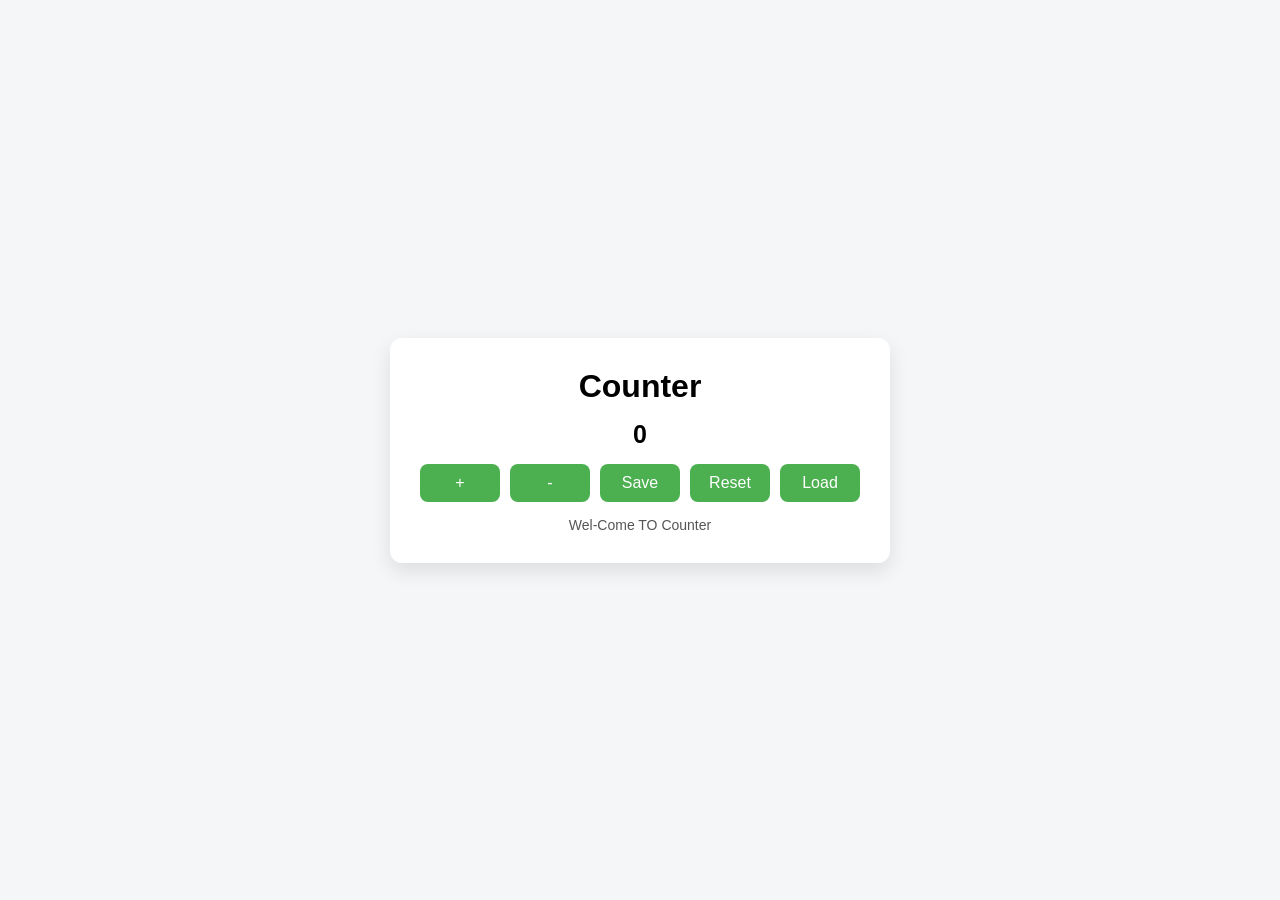
<file: Counter-addEventListener/index.html>
<!DOCTYPE html>
<html lang="en">
<head>
  <meta charset="UTF-8">
  <meta name="viewport" content="width=device-width, initial-scale=1.0">
  <title>Document</title>
  <link rel="stylesheet" href="style.css">
</head>
<body>
  <div class="container">
    <h1>Counter</h1>
    <p id="demo" style="font-size: 25px;">0</p>
    <div class="main-btn">
      <button id="increase">+</button>
      <button id="decrease">-</button>
      <button id="save">Save</button>
      <button id="reset">Reset</button>
      <button id="load">Load</button>
    </div>
    <div id="content">Wel-Come TO Counter</div>
  </div>
  <!-- Script for all onclick -->
  <script>
    let count = 0;
    
    let demo = document.getElementById("demo")
    let content = document.getElementById("content");

    // add eventListeners to all buttons.
    document.getElementById("increase").addEventListener("click", increaseCount);
    document.getElementById("decrease").addEventListener("click", decreaseCount);
    document.getElementById("save").addEventListener("click", saveCount);
    document.getElementById("reset").addEventListener("click", resetCount);
    document.getElementById("load").addEventListener("click", loadCount);


    // comman function for display count
    function displayCount(){
      demo.innerHTML = count;
    }

    // function for increaseCount
    function increaseCount(){
      count++;
      displayCount();
      content.innerHTML = "Increment"
    }

    // function for decrement
    function decreaseCount(){
      if(count>0){
        count--;
        displayCount()
        content.innerHTML = "Decrement"
      }
      else{
      content.innerHTML = "The value is alredy 0"
      }
    }

    // function for save count
    function saveCount(){
      localStorage.setItem("count" , count);
      content.innerHTML = "Count is Saved"
    }
    // function for reset
    function resetCount(){
      count = 0;
      displayCount()
      content.innerHTML = "The Count is Restarted."
    }
    // function for Load
    function loadCount(){
      const num = localStorage.getItem("count");
      if(num != null){
        count = Number(num);
        displayCount();
        content.innerHTML = "Count is Loaded Succesfully."
      }
      else{
        content.innerHTML = "This is not loaded."
      }
    }
  </script>

</body>
</html>
</file>
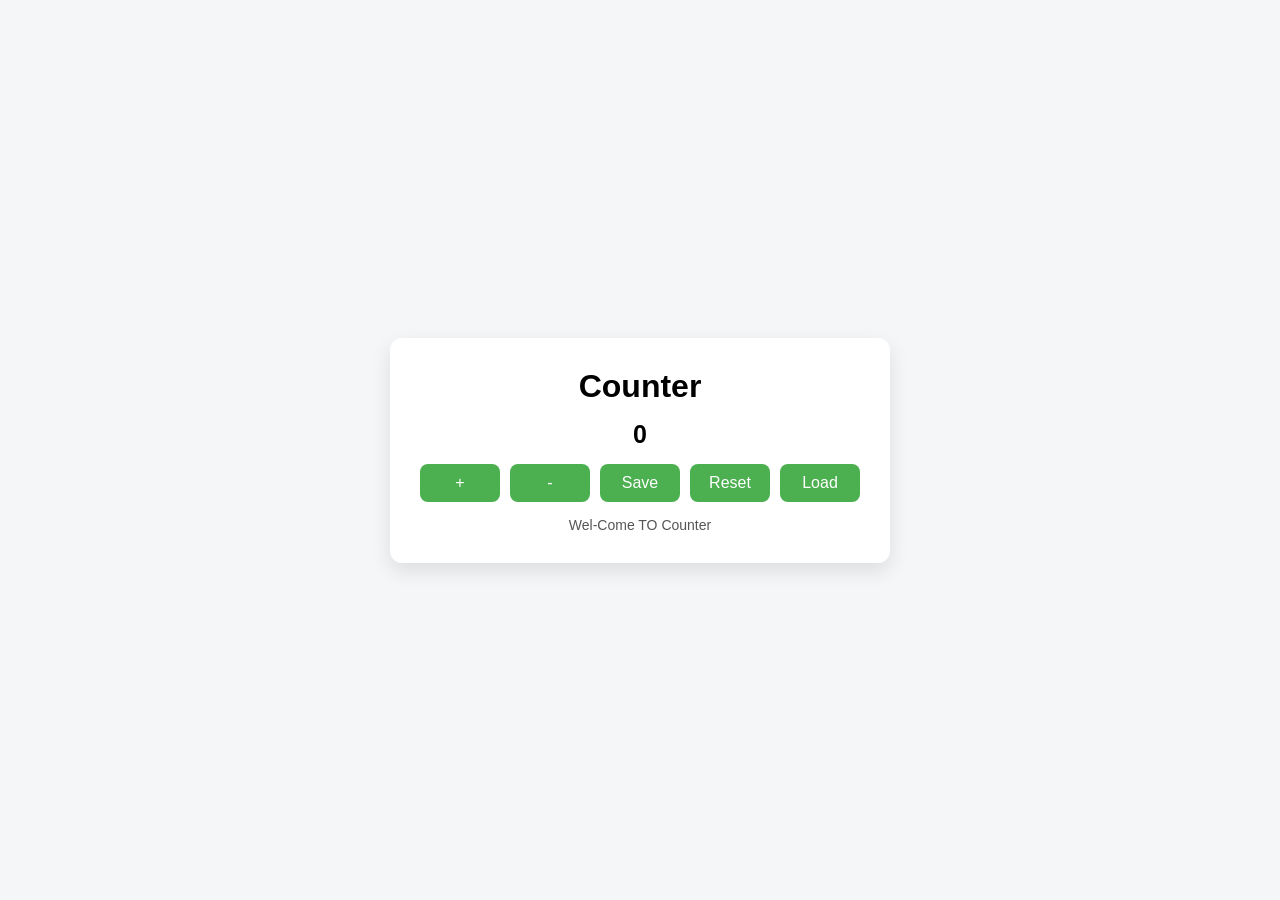
<file: Counter/index.html>
<!DOCTYPE html>
<html lang="en">
<head>
  <meta charset="UTF-8">
  <meta name="viewport" content="width=device-width, initial-scale=1.0">
  <title>Document</title>
  <link rel="stylesheet" href="style.css">
</head>
<body>
  <div class="container">
    <h1>Counter</h1>
    <p id="demo" style="font-size: 25px;">0</p>
    <div class="main-btn">
      <button onclick="increment()">+</button>
      <button onclick="decrement()">-</button>
      <button onclick="saveCount()">Save</button>
      <button onclick="resetCount()">Reset</button>
      <button onclick="loadCount()">Load</button>
    </div>
    <div id="content">Wel-Come TO Counter</div>
  </div>
  <!-- Script for all onclick -->
  <script>
    let count = 0;
    
    let x = document.getElementById("demo")
    let content = document.getElementById("content");

    // function for display the count after any button clicked
    function displayCount(){
      x.innerHTML = count;
    }
   //function for increment
    function increment(){
      count++;
      content.innerHTML = "Increment."
      displayCount();
    }  
    // function for decrement
    function decrement(){
      count--;
      content.innerHTML = "decrement."
      displayCount();
    }
    // function for save count on local storage
    function saveCount(){
      localStorage.setItem("count",count);
      content.innerHTML= count + " " + "is Saved."
      count= 0;
      displayCount();
    }
    // function for reset count
    function resetCount(){
      count = 0;
      content.innerHTML = "Count is Restart Succesfully."
      displayCount();
    }
    // function for load and print count
    function loadCount(){
      let saved = localStorage.getItem("count");
      content.innerHTML = "Count is Load Correctly."
      if(saved != null){
        count = Number(saved);
      }
      displayCount();
    }
  </script>

</body>
</html>
</file>
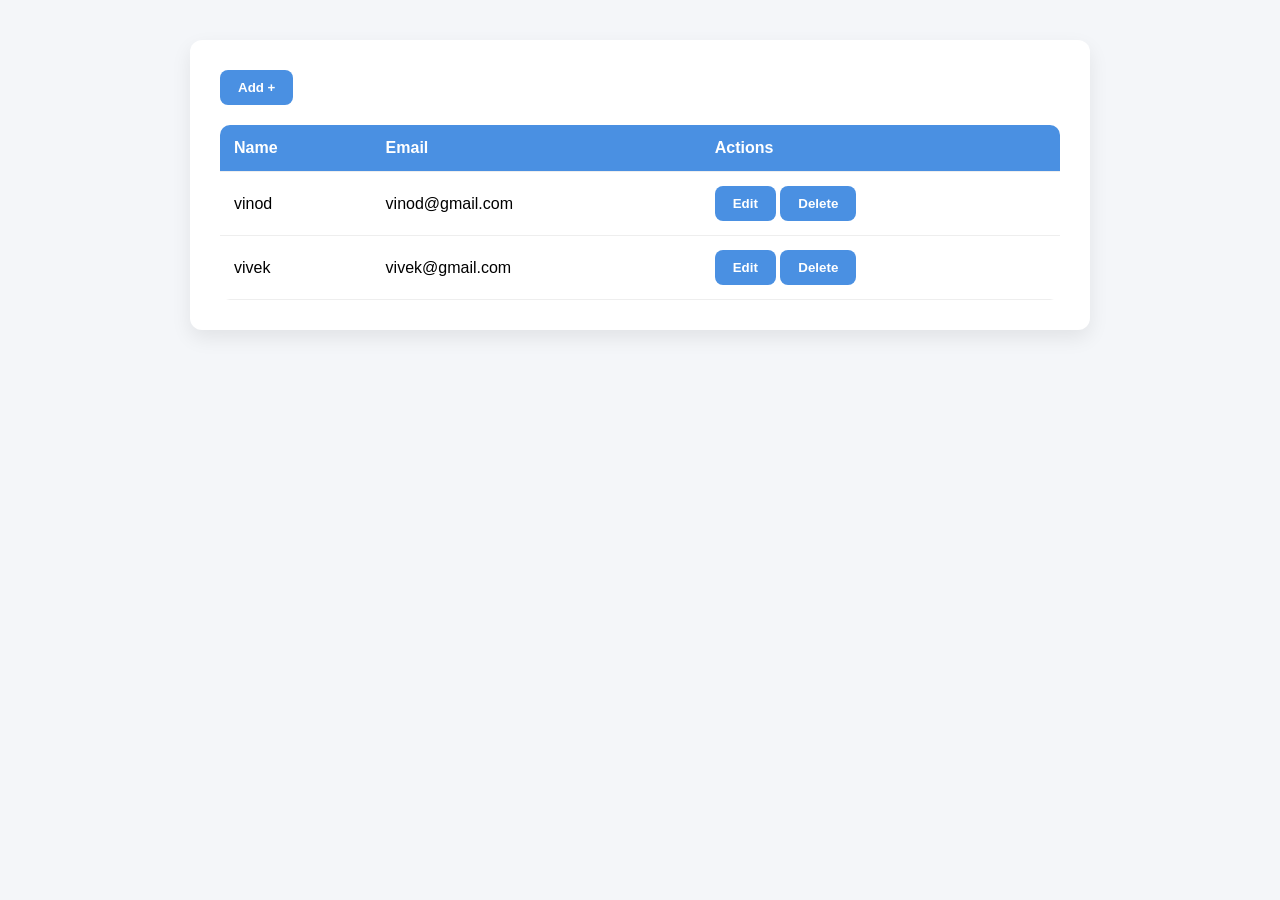
<file: CRUD-2-Operations/index.html>
<!DOCTYPE html>
<html lang="en">
<head>
  <meta charset="UTF-8">
  <meta name="viewport" content="width=device-width, initial-scale=1.0">
  <link rel="stylesheet" href="style.css">
  <title>CRUD Operations</title>
</head>
<body onload="readAll()">
  <div class="container">
    <div class="form_container">

      <form class="create_form">
        Name:<input type="text" name="name" class="name">
        Email:<input type="email" name="email" class="email">
        <button type="button" onclick="addData()">Save</button>
      </form>
      
      <form class="update_form">
        <input type="number" name="id" hidden class="id">
        Name:<input type="text" name="uname" class="uname">
        Email:<input type="email" name="uemail" class="uemail">
        <button type="button" onclick="update()">Update</button>
      </form>

      <div class="add_div">
        <button type="button" onclick="create()">Add +</button>
      </div>
      <table>
        <thead>
          <th>Name</th>
          <th>Email</th>
          <th>Actions</th>
        </thead>
        <tbody class="table_data">

        </tbody>
      </table>
    </div>
  </div>
  <script src="script.js"></script>
</body>
</html>
</file>
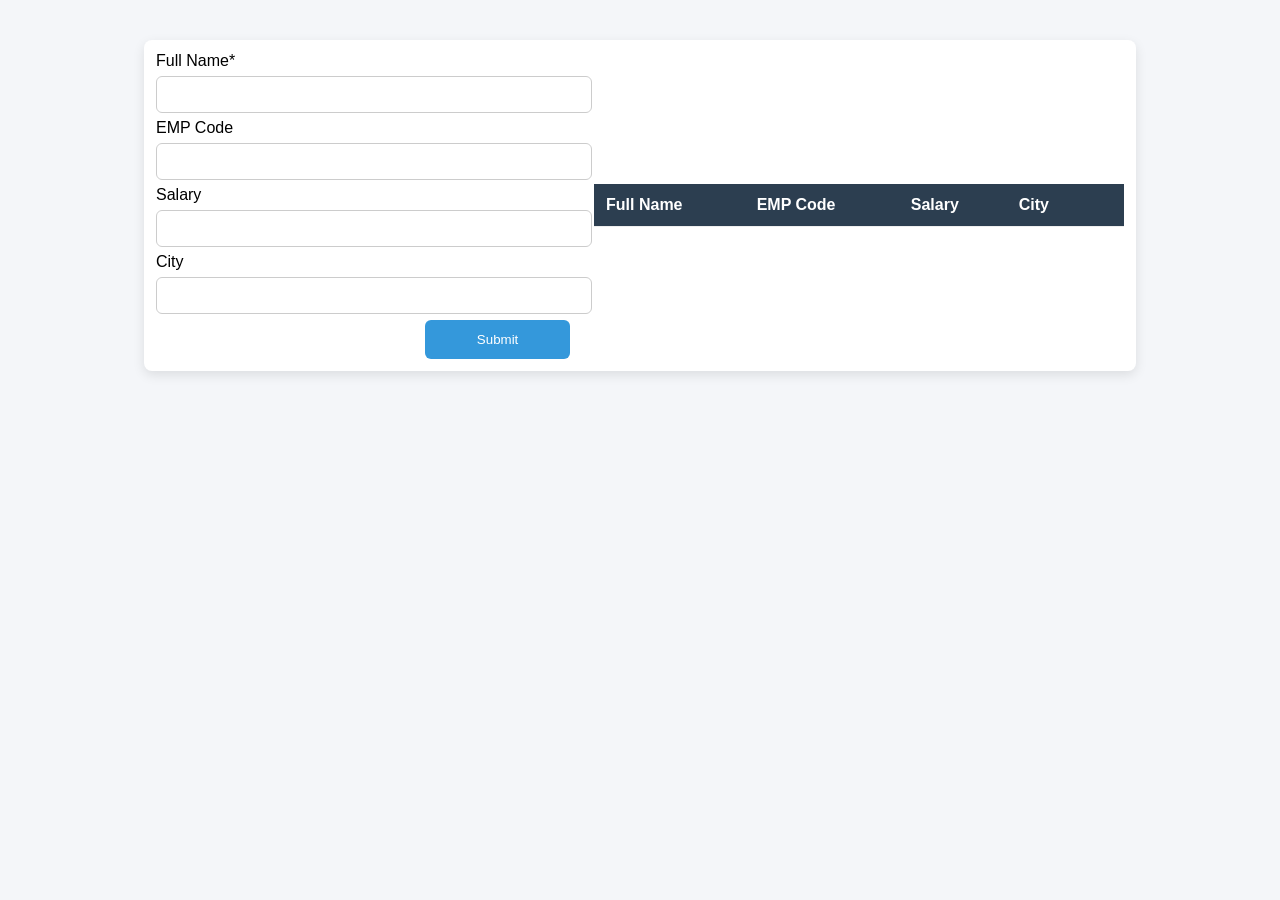
<file: CRUD-operation/index.html>
<!DOCTYPE html>
<html lang="en">
<head>
  <meta charset="UTF-8">
  <meta name="viewport" content="width=device-width, initial-scale=1.0">
  <title>HTML CRUD operations with JS.</title>
  <link rel="stylesheet" href="style.css">
</head>
<body>
  <table>
    <tr>
      <td>
        <form onsubmit="event.preventDefault();onFormSubmit();" autocomplete="off">
          <div>
            <label for="">Full Name*</label><label class="validation-error hide" id="fullNameValidationError">This field is required.</label>
            <input type="text" name="fullName" id="fullName">
          </div>
          <div>
            <label>EMP Code</label>
            <input type="text" name="empCode" id="empCode">
          </div>
          <div>
            <label>Salary</label>
            <input type="text" name="salary" id="salary">
          </div>
          <div>
            <label>City</label>
            <input type="text" name="city" id="city">
          </div>
          <div class="form-action-buttons">
            <input type="submit" value="Submit">
          </div>
        </form>
      </td>
      <td>
        <table class="list" id="employeeList">
          <thead> 
            <tr>
                <th>Full Name</th>
                <th>EMP Code</th>
                <th>Salary</th>
                <th>City</th>
                <th></th>
            </tr>
          </thead>
          <tbody>

          </tbody>
        </table>
      </td>
    </tr>
  </table>
  
  <script src="script.js"></script>
</body>
</html>
</file>
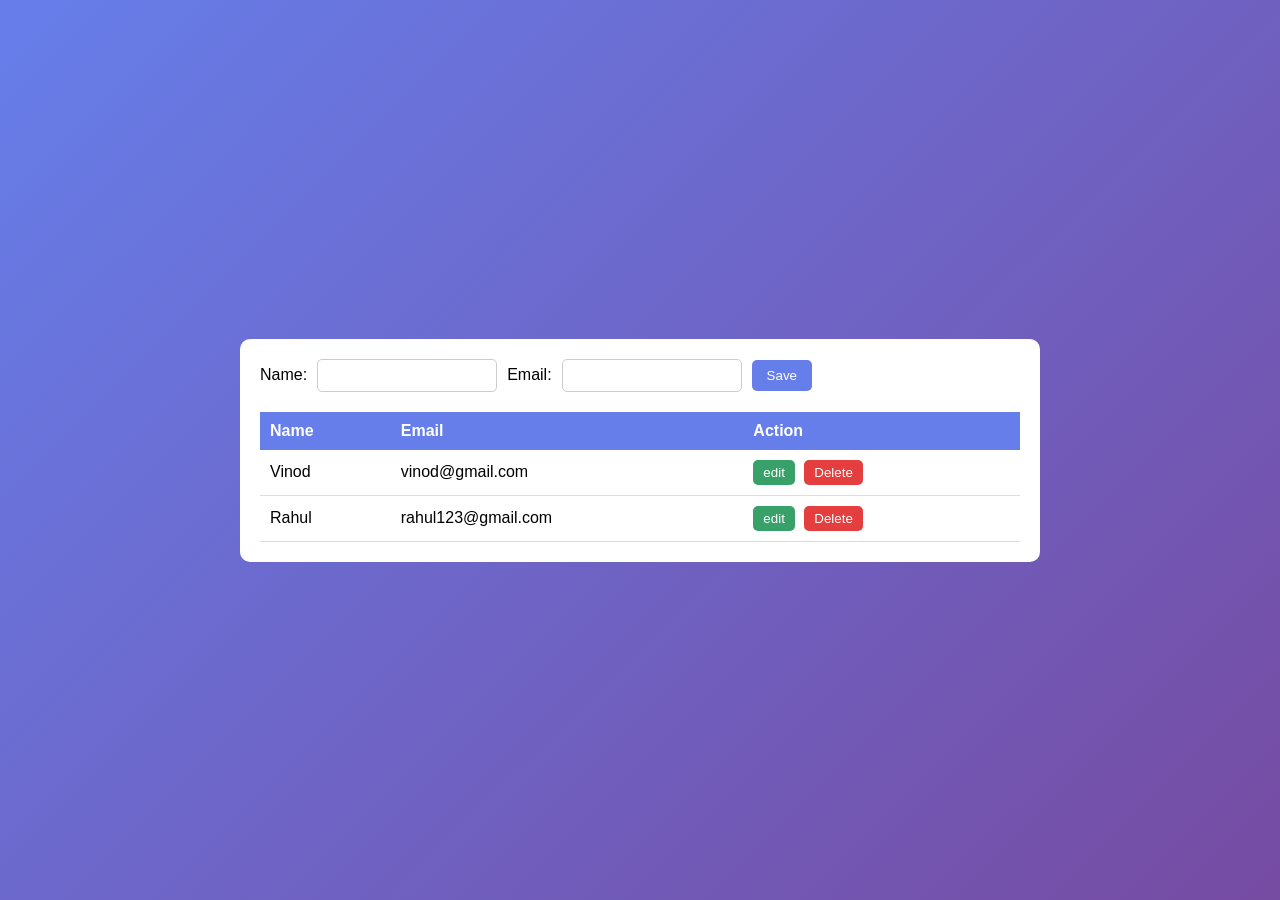
<file: CURD-1-Operation/index.html>
<!DOCTYPE html>
<html lang="en">
<head>
  <meta charset="UTF-8">
  <meta name="viewport" content="width=device-width, initial-scale=1.0">
  <title>Document</title>
  <link rel="stylesheet" href="style.css">
</head>
<body onload="readData()">

  <div class="container">
    <div>

      <form class="create_form">
        Name:<input type="text" name="name" class="name">
        Email:<input type="email" name="email" class="email">
        <button type="button" onclick="create()">Save</button>
      </form>

      <form class="update_form">
        <input type="text" hidden class="id">
        Name: <input type="text" class="uname">
        Email:<input type="email" class="uemail">
        <button type="button" onclick="update()">Update</button>
      </form>

      <table>
        <thead>
          <th>Name</th>
          <th>Email</th>
          <th>Action</th>
        </thead>
        <tbody class="table_data">

        </tbody>
      </table>
    </div>
  </div>


  <script src="script.js"></script>
</body>
</html>
</file>
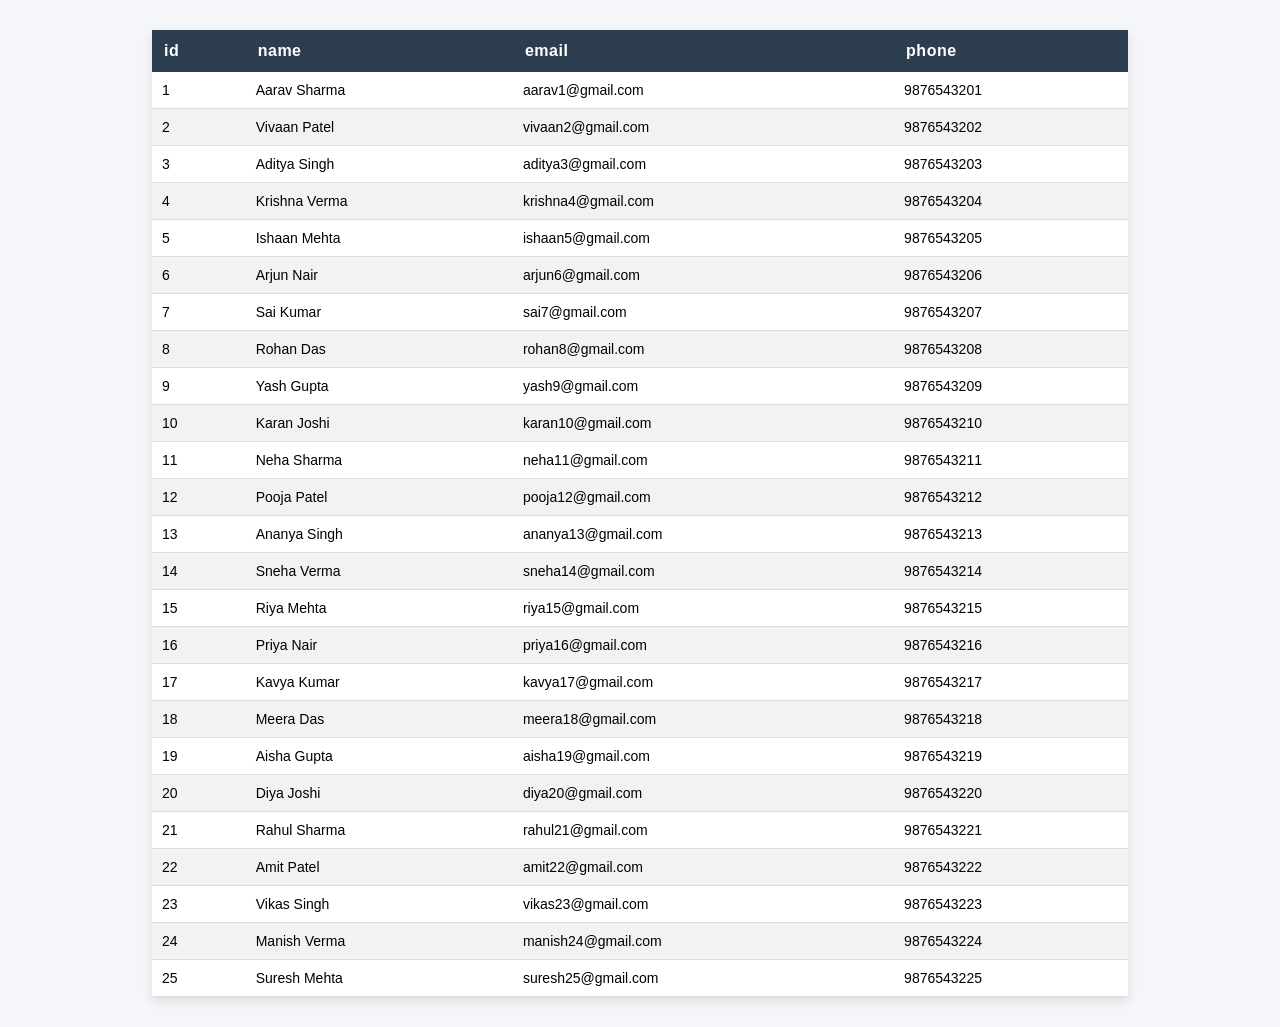
<file: DynamicTableJSON_Data/index.html>
<!DOCTYPE html>
<html lang="en">
<head>
  <meta charset="UTF-8">
  <meta name="viewport" content="width=device-width, initial-scale=1.0">
  <title>Document</title>
  <link rel="stylesheet" href="style.css">
</head>
<body onload="getTH(),getTD()" >
  <table class="table">
    <thead class="tableHead"></thead>
    <tbody class="tableBody"></tbody>
  </table>
  
  <script src="dummy.js"></script>
  <script>
    function getTH(){
      const tableHead = Object.keys(data.users[0]);
      const table = document.querySelector('thead');
      let tags = "<tr>";
      for (i = 0 ; i < tableHead.length ;i++){
        tags += `<th>${tableHead[i]}</th>`
      }
      tags += "</tr>"
      table.innerHTML = tags;
    

    }

    function getTD(){
      const tbody = document.querySelector('tbody');
      let tags ="";
      data.users.map(d =>{
        tags +=
              `<tr>
                <td>${d.id}</td>
                <td>${d.name}</td>
                <td>${d.email}</td>
                <td>${d.phone}</td>
                </tr>`
      })
      tbody.innerHTML = tags;
    }

  </script>
</body>
</html>
</file>
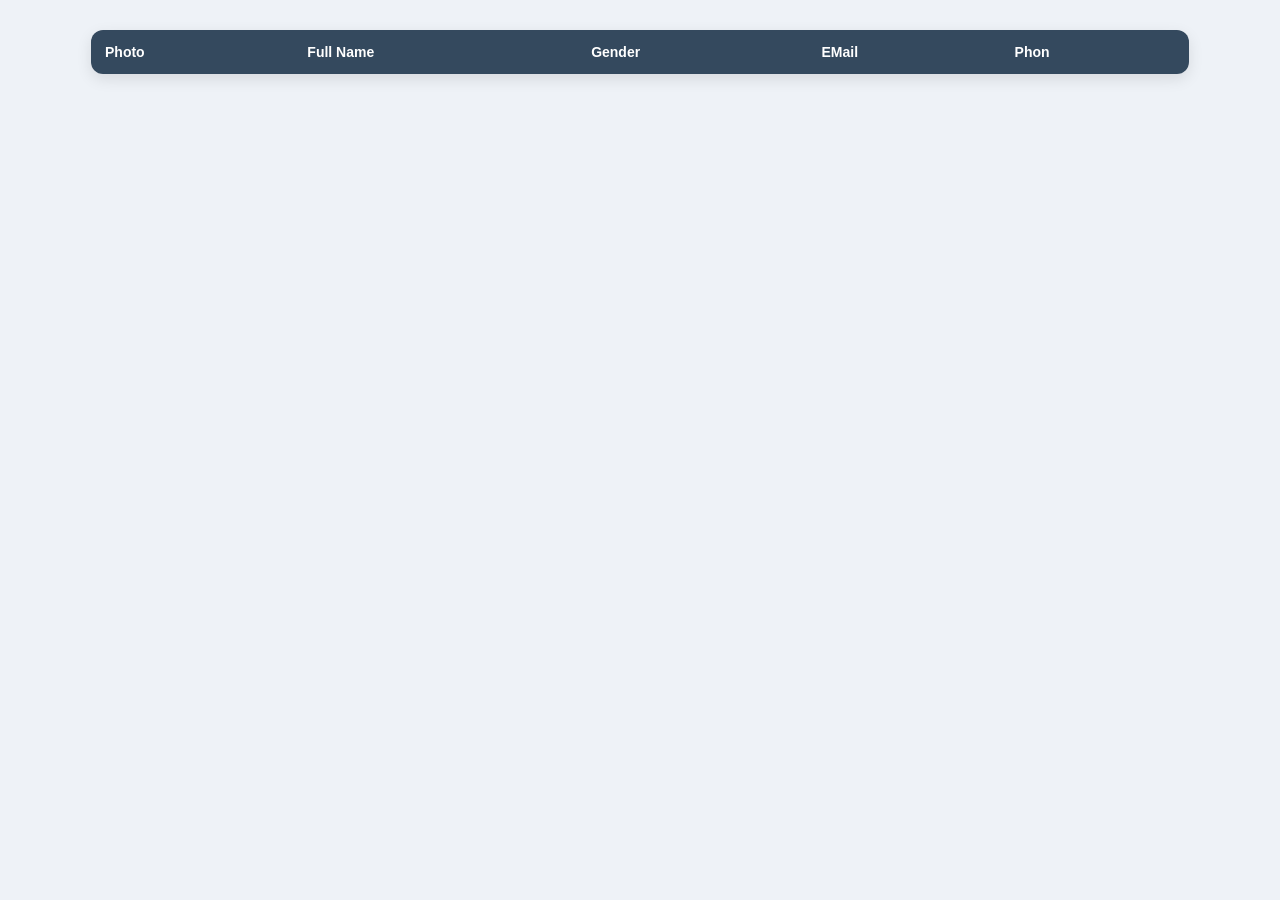
<file: FetchJSON_Data/index.html>
<!DOCTYPE html>
<html lang="en">
<head>
  <meta charset="UTF-8">
  <meta name="viewport" content="width=device-width, initial-scale=1.0">
  <title>Document</title>
  <link rel="stylesheet" href="style.css">
</head>
<body onload="getData()">
  <table id="userTable">
    <thead>
      <tr>
      <th>Photo</th>
      <th>Full Name</th>
      <th>Gender</th>
      <th>EMail</th>
      <th>Phon</th>
    </tr>
    </thead>
    <tbody id="tableBody">

    </tbody>
  </table>
  
  <script src="script.js"></script>
</body>
</html>
</file>
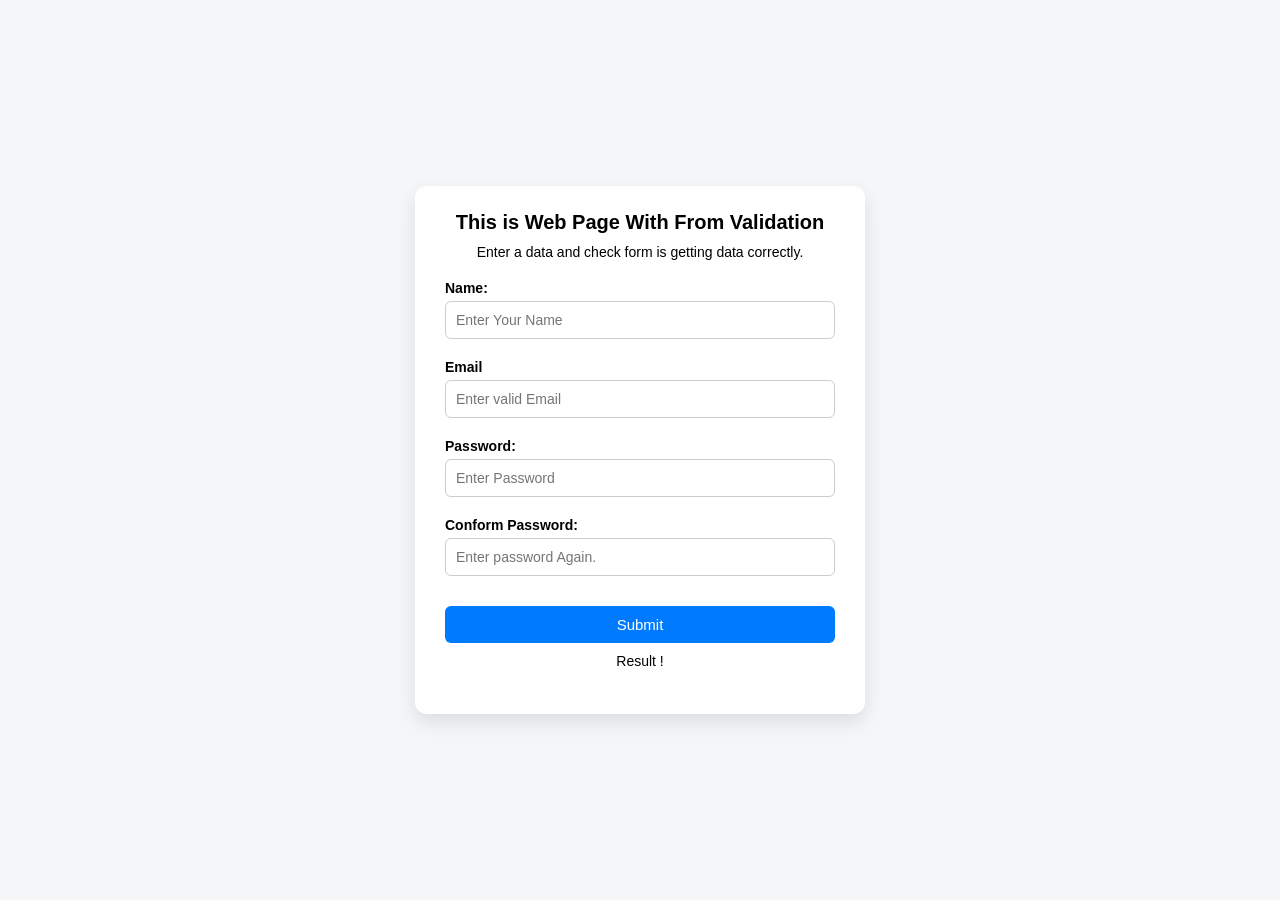
<file: Form-Validation/index.html>
<!DOCTYPE html>
<html lang="en">
<head>
  <meta charset="UTF-8">
  <meta name="viewport" content="width=device-width, initial-scale=1.0">
  <title>Document</title>
  <link rel="stylesheet" href="style.css">
</head>
<body>
  <div class="form-container">
    <h1>This is Web Page With From Validation</h1>
    <p>Enter a data and check form is getting data correctly.</p>

    <form action="" id="signupFrom">
      
      <div class="field">
        <label for="name">Name:</label>
        <input id="name" type="text" placeholder="Enter Your Name">
        <p id="nameError" class="error"></p>
      </div>

      <div class="field">
        <label>Email</label>
        <input id="email" type="text" placeholder="Enter valid Email">
        <p id="emailError" class="error"></p>
      </div>

      <div class="field">
        <label>Password:</label>
        <input id="password" type="password" placeholder="Enter Password">
        <p id="passwordError" class="error"></p>
      </div>

      <div class="field">
        <label>Conform Password:</label>
        <input id="conformPassword" type="password" placeholder="Enter password Again.">
        <p id="conformPassError" class="error"></p>
      </div>
    
      <button id="submit" class="submitBtn" type="submit">Submit</button>
    </form>

    <p id="result" style="padding-top: 10px;">Result !</p>
  </div>



  <script>
    let form = document.getElementById("signupFrom");

    let nameInput = document.getElementById("name");
    let emailInput = document.getElementById("email");
    let passwordInput = document.getElementById("password");
    let conformPassInput = document.getElementById("conformPassword");

    let submit = document.getElementById("submit")

    let nameError = document.getElementById("nameError");
    let emailError = document.getElementById("emailError");
    let passError = document.getElementById("passwordError");
    let conformPassError = document.getElementById("conformPassError");
    let result = document.getElementById("result");


    // fn for show error message bottom side of input field
    function showError(el,message){
      el.innerHTML = message;   
    }

    function clearError(el){
      el.innerHTML = "";
    }
    

    // fus for validate name,email,password,conformpassword.
    function validateName(){
      let name = nameInput.value.trim();
      if(name.length > 2){
        clearError(nameError)
        return true;
      }
      else{
        showError(nameError,"Emter a valid name")
        return false;
      }
    }

    function validateEmail(){
      let email = emailInput.value.trim();
      if (!(/^[^\s@]+@[^\s@]+\.[^\s@]+$/.test(email))){
        showError(emailError,"This is Not Valid Email")
        return false;
      }
      clearError(emailError);
      return true;
    }

    function validatePassword(){
      let password = passwordInput.value;
      if(password.length < 8){
        showError(passwordError,"Enter a password Minimum length of 8.")
        return false;
      }
      clearError(passwordError);
      return true;
    }
    function validateConformPass(){
      let password = passwordInput.value;
      let conformPassword = conformPassInput.value;
      if (conformPassword === "") {
          showError(conformPassError, "Please confirm your password.");
          return false;
      }
      if( password !== conformPassword){
        showError(conformPassError,"Enter a same password as in password section")
        return false;
      }
      clearError(conformPassError);
      return true;

    }


    // function to check all validations are return true value together
    function validateForm(){
      let okName = validateName();
      let okEmail = validateEmail();
      let okPassword = validatePassword();
      let okConformPassword = validateConformPass();
      return okName && okEmail && okPassword && okConformPassword;
    }

    // finel add Eventlistener to submit button.
    form.addEventListener("submit", function (event) {
    event.preventDefault();
    result.innerHTML = "";

    if(validateForm()){
      result.innerHTML="Entered Data is eligibel.";
      result.className= "ok";
      }
      else{
        result.innerHTML = "Entered Data is not eligibel.";
        result.className = "error";
      }
      
    })
  </script>
</body>
</html>
</file>
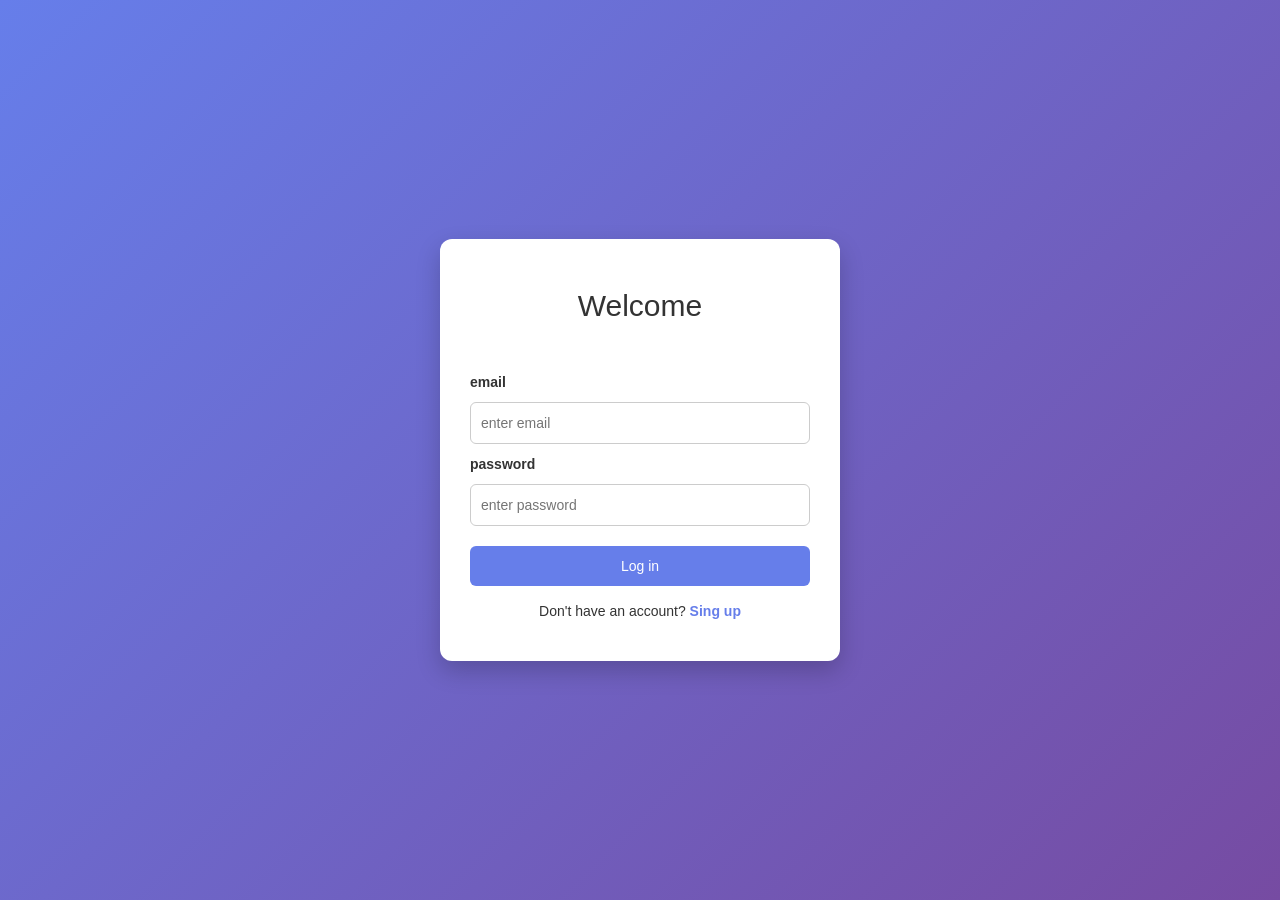
<file: Login_validation/index.html>
<!DOCTYPE html>
<html lang="en">
<head>
  <meta charset="UTF-8">
  <meta name="viewport" content="width=device-width, initial-scale=1.0">
  <title>Document</title>
  <link rel="stylesheet" href="style.css">
  <link rel="stylesheet" href="https://maxcdn.bootstrapcdn.com/bootstrap/3.4.1/css/bootstrap.min.css">
  <script src="https://ajax.googleapis.com/ajax/libs/jquery/3.7.1/jquery.min.js"></script>
  <script src="https://maxcdn.bootstrapcdn.com/bootstrap/3.4.1/js/bootstrap.min.js"></script>
</head>
<body>
  <div class="wrapper">
    <div class="form-container">
      <div class="header">
        <h2>Welcome</h2>
        <br>
        <i class="fa fa-user-circle"></i>
      </div>
      <form onsubmit="return validation()" name="f1">
        <div class="form">
          <label>email</label>
          <input type="email" name="email" placeholder="enter email">
          <span id="email_error"></span>
          <label>password</label>
          <input type="password" name="password" placeholder="enter password">
          <span id="password_error"></span>    
          <button type="submit">Log in</button>      
        </div>
      </form>
      <div class="footer">
        <p>Don't have an account? <a href="#">Sing up</a></p>
      </div>
    </div>
  </div>
  <script src="./script.js"></script>
</body>
</html>
</file>
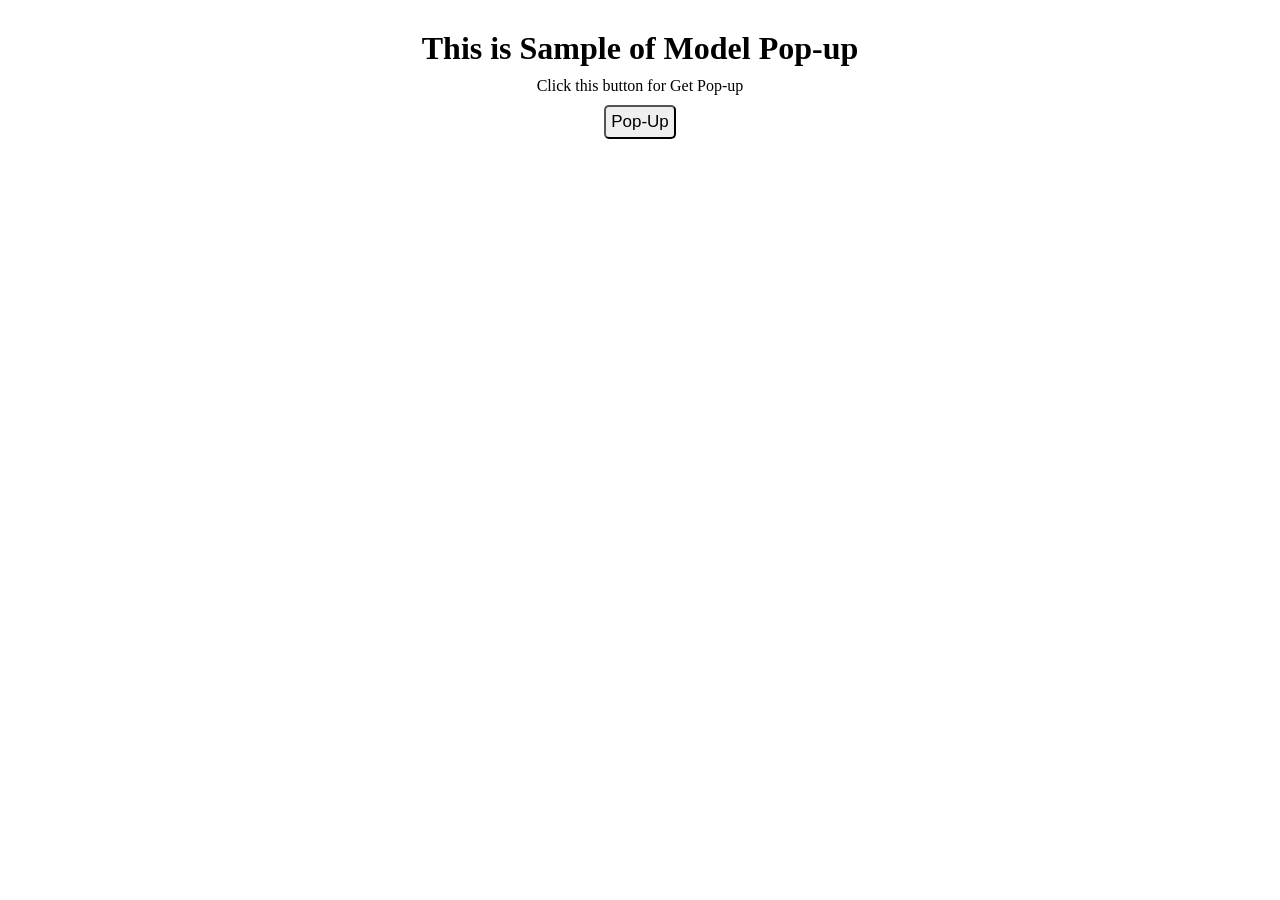
<file: Model-PopUp/index.html>
<!DOCTYPE html>
<html lang="en">
<head>
  <meta charset="UTF-8">
  <meta name="viewport" content="width=device-width, initial-scale=1.0">
  <title>Document</title>
  <link rel="stylesheet" href="style.css">
</head>
<body>
  <h1>This is Sample of Model Pop-up</h1>
  <p>Click this button for Get Pop-up</p>
  <button id="openBtn">Pop-Up</button>
  <!-- HTML for model Pop-up  -->
  <div id="model" class="model-overlay" >
    <div class="model-box">
      <h3>Model-box</h3>
      <button id="closeBtn">X</button> 
      <p>This is the sample Pop-up</p>
    </div>
  </div>
  <script>
    // contain some operational elements.
    let openBtn = document.getElementById("openBtn")
    let closeBtn = document.getElementById("closeBtn")
    let model = document.getElementById("model")

    // function for open model
    function openModel(){
      model.classList.add("show");
    }
    // fun for close Model
    function closeModel(){
      model.classList.remove("show");
    }

    // assine fun for open and Close button.
    openBtn.addEventListener("click", openModel)
    closeBtn.addEventListener("click",closeModel)

    // call close Model when click on model
    model.addEventListener("click",function(event){
      if(event.target === model){
        closeModel();
      }
    })
   // call clase Model when Escape key pressed on docement.
    document.addEventListener("keydown",function(event){
      if(event.key === "Escape"){
        closeModel();
      }
    })

  </script>
</body>
</html>
</file>
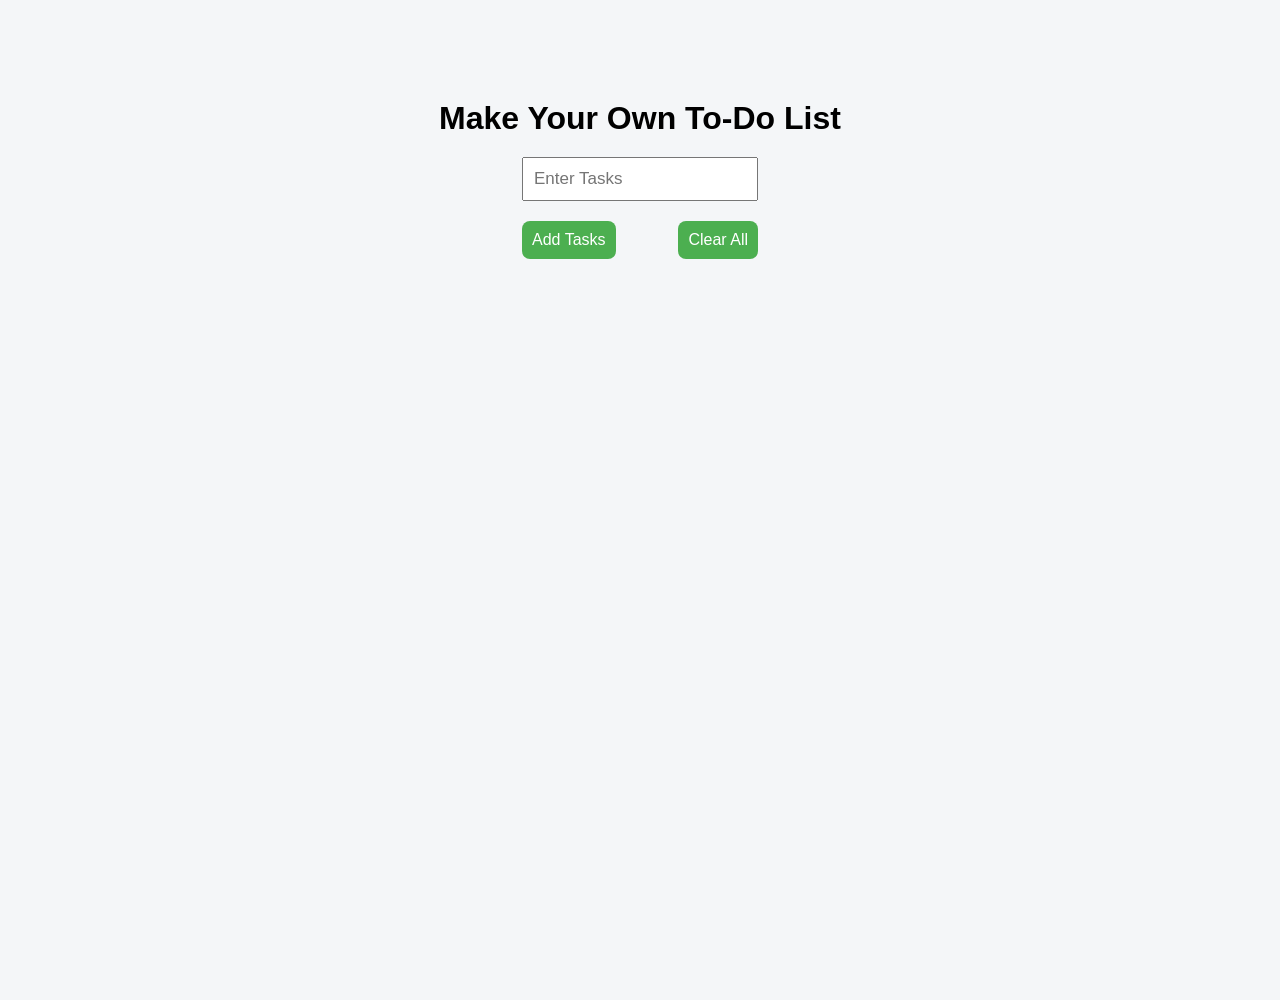
<file: To-Do List/index.html>
<!DOCTYPE html>
<html lang="en">
<head>
  <meta charset="UTF-8">
  <meta name="viewport" content="width=device-width, initial-scale=1.0">
  <title>Document</title>
  <link rel="stylesheet" href="style.css">
</head>
<body>
  <div class="container">
    <div class="heading">
      <h1>Make Your Own To-Do List</h1>
    </div>
    <div class="input-content">
      <input type="text" id="task" placeholder="Enter Tasks">
      <div class="btns">
        <button class="add-task" onclick="addTask()">Add Tasks</button>
        <button class="clear-task" onclick="clearAll()">Clear All</button>
      </div>
    </div>
    <div class="content">
        <span onclick="toggelDone(i)" style="cursor:pointer;"><ul id="list"></ul></span>
      </div>
  </div>
<!-- script for Add Task -->
<script>
  let tasks = [];
  function displayTask(){ 
    let html ="";
    
    for(let i=0 ; i<tasks.length ;i++){
      html += "<li>" + tasks[i].text + "<button id='remove' onclick='removeTask("+ i +")'>X</button></li>"
    }
      document.getElementById("list").innerHTML = html ;
  }

  function saveTask(){
    localStorage.setItem("tasks", JSON.stringify(tasks))
  }

  // add enter to input field 
  let input = document.getElementById("task")
  input.addEventListener("keypress",function(event){
    if (event.key === "Enter"){
      addTask();
    }
  })

  function addTask(){
    let text = document.getElementById("task");
    let textInput = text.value;
    if (textInput.trim() === ""){
      alert("Please Enter input field first.")
      return;
    }
    tasks.push({
      text:textInput,
      done:false
    });
    text.value = "";
    saveTask();
    displayTask();
  }

  function clearAll(){
    tasks = [];
    saveTask();
    displayTask();
  }
  
  function removeTask(i){
    tasks.splice(i,1)
    saveTask();
    displayTask();
  }

  function loadTasks(){
    let saved = localStorage.getItem("tasks");
    if(saved !== null){
      tasks = JSON.parse(saved);
    }

  }
  loadTasks();
  displayTask();

  

</script>
</body>
</html>
</file>
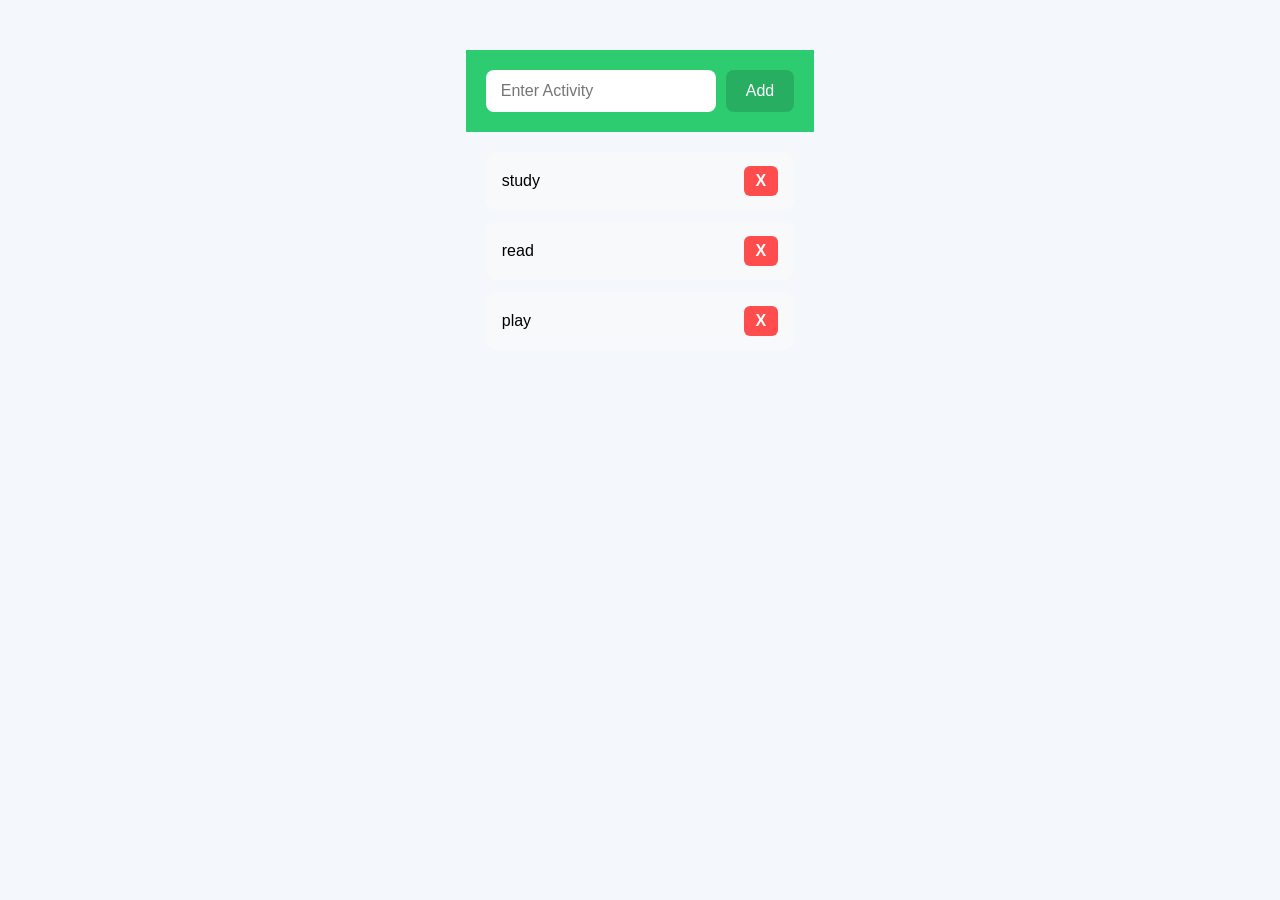
<file: To-Do-List-2nd/index.html>
<!DOCTYPE html>
<html lang="en">
<head>
  <meta charset="UTF-8">
  <meta name="viewport" content="width=device-width, initial-scale=1.0">
  <link rel="stylesheet" href="style.css">
  <title>Todo App</title>
</head>
<body onload="display()">
  <div>
    <div class="container">
      <input type="text" class="activity" placeholder="Enter Activity"/>
      <button onclick="add()">Add</button>
    </div>
    <ul class="ul_list">

    </ul>
  </div>
  <script src="script.js"></script>
</body>
</html>
</file>
<file: Counter-addEventListener/style.css>
/* Reset default browser spacing */
* {
  margin: 0;
  padding: 0;
  box-sizing: border-box;
}

/* Center everything on screen */
body {
  height: 100vh;
  display: flex;
  justify-content: center;
  align-items: center;
  background-color: #f4f6f8;
  font-family: Arial, sans-serif;
}

/* Main container */
.container {
  background: white;
  padding: 30px;
  border-radius: 12px;
  text-align: center;
  width: 500px;
  box-shadow: 0 8px 20px rgba(0,0,0,0.1);
}

/* Heading */
.container h1 {
  margin-bottom: 15px;
}

/* Counter number */
#demo {
  font-size: 40px;
  margin: 15px 0;
  font-weight: bold;
}

/* Buttons container */
.main-btn {
  display: grid;
  grid-template-columns: repeat(5, 1fr);
  gap: 10px;
}

/* Buttons */
button {
  padding: 10px;
  border: none;
  border-radius: 8px;
  background-color: #4CAF50;
  color: white;
  font-size: 16px;
  cursor: pointer;
  transition: 0.2s;
}

/* Button hover effect */
button:hover {
  background-color: #45a049;
}

/* Bottom message */
#content {
  margin-top: 15px;
  font-size: 14px;
  color: #555;
}
</file>
<file: Counter/style.css>
/* Reset default browser spacing */
* {
  margin: 0;
  padding: 0;
  box-sizing: border-box;
}

/* Center everything on screen */
body {
  height: 100vh;
  display: flex;
  justify-content: center;
  align-items: center;
  background-color: #f4f6f8;
  font-family: Arial, sans-serif;
}

/* Main container */
.container {
  background: white;
  padding: 30px;
  border-radius: 12px;
  text-align: center;
  width: 500px;
  box-shadow: 0 8px 20px rgba(0,0,0,0.1);
}

/* Heading */
.container h1 {
  margin-bottom: 15px;
}

/* Counter number */
#demo {
  font-size: 40px;
  margin: 15px 0;
  font-weight: bold;
}

/* Buttons container */
.main-btn {
  display: grid;
  grid-template-columns: repeat(5, 1fr);
  gap: 10px;
}

/* Buttons */
button {
  padding: 10px;
  border: none;
  border-radius: 8px;
  background-color: #4CAF50;
  color: white;
  font-size: 16px;
  cursor: pointer;
  transition: 0.2s;
}

/* Button hover effect */
button:hover {
  background-color: #45a049;
}

/* Bottom message */
#content {
  margin-top: 15px;
  font-size: 14px;
  color: #555;
}
</file>
<file: CRUD-2-Operations/style.css>
* {
  margin: 0;
  padding: 0;
  box-sizing: border-box;
  font-family: Arial, sans-serif;
}

body {
  background: #f4f6f9;
  padding: 40px;
}

.container {
  max-width: 900px;
  margin: auto;
}

.form_container {
  background: #fff;
  padding: 30px;
  border-radius: 12px;
  box-shadow: 0 8px 20px rgba(0, 0, 0, 0.08);
}

form {
  display: flex;
  gap: 15px;
  align-items: center;
  flex-wrap: wrap;
  margin-bottom: 20px;
}

form input {
  padding: 10px 14px;
  border: 1px solid #ccc;
  border-radius: 8px;
  outline: none;
  min-width: 220px;
  transition: 0.3s;
}

form input:focus {
  border-color: #4a90e2;
  box-shadow: 0 0 5px rgba(74, 144, 226, 0.3);
}

button {
  padding: 10px 18px;
  border: none;
  background: #4a90e2;
  color: white;
  border-radius: 8px;
  cursor: pointer;
  transition: 0.3s;
  font-weight: bold;
}

button:hover {
  background: #357abd;
}

.add_div {
  margin-bottom: 20px;
  text-align: left;
}

table {
  width: 100%;
  border-collapse: collapse;
  overflow: hidden;
  border-radius: 10px;
}

thead {
  background: #4a90e2;
  color: white;
}

th,
td {
  padding: 14px;
  text-align: left;
  border-bottom: 1px solid #eee;
}

tbody tr:hover {
  background: #f9fbfd;
}

.update_form , .create_form {
  display: none; /* hide initially */
}
</file>
<file: CRUD-operation/style.css>
body {
    font-family: Arial, sans-serif;
    background-color: #f4f6f9;
    margin: 0;
    padding: 20px;
}

/* Center container */
body > table {
    width: 80%;
    margin: 20px auto;
    background: #fff;
    box-shadow: 0 4px 12px rgba(0,0,0,0.1);
    border-radius: 8px;
    overflow: hidden;
}

/* Table styling */
table {
    border-collapse: collapse;
}

table.list {
    width: 100%;
}

/* Header */
table.list thead {
    background-color: #2c3e50;
    color: white;
}

/* Cells */
td, th {
    padding: 12px;
    text-align: left;
}

/* Row borders */
table.list tr {
    border-bottom: 1px solid #eee;
}

/* Alternate rows */
tr:nth-child(even) {
    background-color: #f9f9f9;
}

/* Hover effect */
tr:hover {
    background-color: #f1f1f1;
}

/* Inputs */
input[type=text],
input[type=number] {
    width: 100%;
    padding: 10px;
    margin: 6px 0;
    border: 1px solid #ccc;
    border-radius: 6px;
    transition: 0.3s;
}

/* Input focus */
input:focus {
    border-color: #3498db;
    outline: none;
}

/* Submit button */
input[type=submit] {
    width: 35%;
    background-color: #3498db;
    color: white;
    padding: 12px;
    border: none;
    border-radius: 6px;
    cursor: pointer;
    transition: 0.3s;
}

input[type=submit]:hover {
    background-color: #2980b9;
}

/* Buttons container */
form div.form-action-buttons {
    text-align: right;
}

/* Links (Edit/Delete) */
a {
    cursor: pointer;
    text-decoration: none;
    padding: 4px 8px;
    border-radius: 4px;
}

/* Edit */
a:first-child {
    color: #27ae60;
}

/* Delete */
a:last-child {
    color: #e74c3c;
}

/* Hover for links */
a:hover {
    background-color: rgba(0,0,0,0.05);
}

/* Validation */
label.validation-error {
    color: red;
    margin-left: 5px;
    font-size: 12px;
}

.hide {
    display: none;
}
</file>
<file: CURD-1-Operation/style.css>
/* Reset */
* {
  margin: 0;
  padding: 0;
  box-sizing: border-box;
  font-family: Arial, sans-serif;
}

/* Center layout */
body {
  height: 100vh;
  display: flex;
  justify-content: center;
  align-items: center;
  background: linear-gradient(135deg, #667eea, #764ba2);
}

/* Container */
.container {
  width: 800px;
}

/* Card */
.container > div {
  background: #fff;
  padding: 20px;
  border-radius: 10px;
}

/* 🔥 Form in one line */
.create_form,.update_form{
  display: flex;
  align-items: center;
  gap: 10px;
  margin-bottom: 20px;
}
.update_form{
  display:none;
}

/* Labels */
.create_form label , .update_form label{
  font-size: 14px;
}

/* Inputs */
.create_form input , .update_form input{
  padding: 8px;
  border: 1px solid #ccc;
  border-radius: 5px;
  width: 180px;
}

/* Button */
.create_form button ,.update_form button{
  padding: 8px 15px;
  border: none;
  border-radius: 5px;
  background: #667eea;
  color: white;
  cursor: pointer;
}

/* Table */
table {
  width: 100%;
  border-collapse: collapse;
}

/* Header */
thead {
  background: #667eea;
  color: white;
}

th, td {
  padding: 10px;
  text-align: left;
}

/* Row border */
tbody tr {
  border-bottom: 1px solid #ddd;
}

/* Buttons inside table */
td button {
  padding: 5px 10px;
  border: none;
  border-radius: 5px;
  margin-right: 5px;
  cursor: pointer;
}

/* Edit */
td button:first-child {
  background: #38a169;
  color: white;
}

/* Delete */
td button:last-child {
  background: #e53e3e;
  color: white;
}
</file>
<file: DynamicTableJSON_Data/style.css>
/* Reset some default browser styles */
* {
  margin: 0;
  padding: 0;
  box-sizing: border-box;
}

/* Body styling */
body {
  font-family: Arial, sans-serif;
  background-color: #f4f6f9;
  padding: 30px;
}

/* Table container */
.table {
  width: 80%;
  margin: auto;
  border-collapse: collapse;
  background-color: #fff;
  box-shadow: 0 4px 10px rgba(0, 0, 0, 0.1);
}

/* Table header */
.table thead {
  background-color: #2c3e50;
  color: #fff;
}

.table th {
  padding: 12px;
  text-align: left;
  font-size: 16px;
  letter-spacing: 0.5px;
}

/* Table body */
.table td {
  padding: 10px;
  border-bottom: 1px solid #ddd;
  font-size: 14px;
}

/* Alternate row color */
.table tbody tr:nth-child(even) {
  background-color: #f2f2f2;
}

/* Hover effect */
.table tbody tr:hover {
  background-color: #d6eaf8;
  transition: 0.2s;
}

/* Responsive (important, don't ignore this) */
@media (max-width: 768px) {
  .table {
    width: 100%;
    font-size: 12px;
  }

  .table th,
  .table td {
    padding: 8px;
  }
}
</file>
<file: FetchJSON_Data/style.css>
* {
    margin: 0;
    padding: 0;
    box-sizing: border-box;
}

body {
    font-family: Arial, sans-serif;
    background-color: #eef2f7;
    padding: 30px;
}

/* Table */
table {
    width: 90%;
    margin: auto;
    border-collapse: collapse;
    background: #fff;
    border-radius: 12px;
    overflow: hidden;
    box-shadow: 0 5px 15px rgba(0,0,0,0.1);
}

/* Header */
thead {
    background: #34495e;
    color: #fff;
}

th {
    padding: 14px;
    text-align: left;
    font-size: 14px;
}

/* Body */
td {
    padding: 12px;
    border-bottom: 1px solid #ddd;
    vertical-align: middle;
}

/* Hover */
tbody tr:hover {
    background-color: #f5f7fa;
}

/* Image column */
td img {
    width: 70px;
    height: 70px;
    object-fit: cover;   /* 🔥 MOST IMPORTANT */
    border-radius: 50%;
    border: 2px solid #ddd;
}

/* Optional: center image column */
td:first-child {
    text-align: center;
    width: 100px;
}

/* Responsive */
@media (max-width: 768px) {
    table {
        width: 100%;
    }

    th, td {
        font-size: 12px;
        padding: 8px;
    }

    td img {
        width: 50px;
        height: 50px;
    }
}
</file>
<file: Form-Validation/style.css>
/* RESET */
* {
  margin: 0;
  padding: 0;
  box-sizing: border-box;
  font-family: Arial, sans-serif;
}

/* BODY */
body {
  background: #f4f6f8;
  display: flex;
  justify-content: center;
  align-items: center;
  height: 100vh;
}

/* CONTAINER */
.form-container {
  background: #ffffff;
  padding: 25px 30px;
  border-radius: 12px;
  width: 90%;
  max-width: 450px;
  box-shadow: 0 8px 20px rgba(0, 0, 0, 0.1);
  text-align: center;
}

/* TITLE */
.form-container h1 {
  font-size: 20px;
  margin-bottom: 10px;
}

.form-container p {
  font-size: 14px;
  margin-bottom: 20px;
}

/* FIELD */
.field {
  text-align: left;
  margin-bottom: 15px;
}

/* LABEL */
.field label {
  display: block;
  font-size: 14px;
  margin-bottom: 5px;
  font-weight: bold;
}

/* INPUT */
.field input {
  width: 100%;
  padding: 10px;
  border: 1px solid #ccc;
  border-radius: 6px;
  font-size: 14px;
  transition: 0.2s;
}

/* INPUT FOCUS */
.field input:focus {
  border-color: #007bff;
  outline: none;
}

/* ERROR TEXT */
.error {
  color: red;
  font-size: 12px;
  margin-top: 3px;
}
.ok {
  color: green;
  margin: 0;
}

/* BUTTON (you forgot this in HTML) */
button {
  width: 100%;
  padding: 10px;
  margin-top: 10px;
  border: none;
  background: #007bff;
  color: white;
  font-size: 15px;
  border-radius: 6px;
  cursor: pointer;
  transition: 0.2s;
}

button:hover {
  background: #0056b3;
}
</file>
<file: Login_validation/style.css>
/* Reset */
* {
  margin: 0;
  padding: 0;
  box-sizing: border-box;
  font-family: Arial, sans-serif;
}

/* Background */
body {
  height: 100vh;
  background: linear-gradient(135deg, #667eea, #764ba2);
  display: flex;
  justify-content: center;
  align-items: center;
}

/* Main wrapper */
.wrapper {
  width: 100%;
  max-width: 400px;
}

/* Form container */
.form-container {
  background: #fff;
  padding: 30px;
  border-radius: 12px;
  box-shadow: 0 10px 25px rgba(0,0,0,0.2);
}

/* Header */
.header {
  text-align: center;
  margin-bottom: 20px;
}

.header h2 {
  margin-bottom: 10px;
}

.header i {
  font-size: 50px;
  color: #667eea;
}

/* Form */
.form label {
  display: block;
  margin-top: 10px;
  font-weight: bold;
}

.form input {
  width: 100%;
  padding: 10px;
  margin-top: 5px;
  border: 1px solid #ccc;
  border-radius: 6px;
  outline: none;
  transition: 0.3s;
}

.form input:focus {
  border-color: #667eea;
}

/* Error text */
.form span {
  color: red;
  font-size: 12px;
}

/* Button */
.form button {
  width: 100%;
  padding: 10px;
  margin-top: 20px;
  background: #667eea;
  color: #fff;
  border: none;
  border-radius: 6px;
  cursor: pointer;
  transition: 0.3s;
}

.form button:hover {
  background: #5a67d8;
}

/* Footer */
.footer {
  text-align: center;
  margin-top: 15px;
}

.footer a {
  color: #667eea;
  text-decoration: none;
  font-weight: bold;
}
</file>
<file: Model-PopUp/style.css>
/* reset CSS */
*{
  margin: 0;
  padding: 0;
  box-sizing: border-box;
}
/* css For center elements */
body{
  text-align: center;
  margin-top: 30px;
}
body > p{
  margin-top: 10px;
}
body > button{
  margin-top: 10px;
  padding: 5px;
  font-size: 17px;
  border-radius: 5px;
  cursor: pointer;
}
/* Model css */
.model-overlay{
  display: none;
  position: fixed;
  top: 0;
  left: 0;
  height: 100%;
  width: 100%;
  background: rgba(0,0,0,0.3);
}
.model-overlay.show{
  display: block;
}
.model-box{
  background: white;
  width: 90%;
  max-width: 400px;
  margin: 0 auto;
  padding: 5px;
  border-radius: 10px;
}
.model-box > button{
  cursor: pointer;
}
.model-box h3,button{
  display: inline;
  margin: 30px ;
  padding: 4px;
}
.model-box >p{
  margin-bottom: 20px;
}
</file>
<file: To-Do List/style.css>
*{
  margin: 0;
  padding: 0;
  box-sizing: border-box;
}
body{
  background-color: #f4f6f8;
  font-family: Arial, sans-serif;
}
.container{
  height: 100vh;
  display: flex;
  flex-direction: column;
  gap: 20px;
  align-items: center;
  margin-top: 100px;
}
.input-content{
  display: flex;
  flex-direction: column;
  gap: 20px;
}
input{
  font-size: 17px;
  padding: 10px;
}
button{
  padding: 10px;
  border: none;
  border-radius: 8px;
  background-color: #4CAF50;
  color: white;
  font-size: 16px;
  cursor: pointer;
  transition: 0.2s;
}
button:hover {
  background-color: #45a049;
}
.btns{
  display: flex;
  justify-content: space-between;
}
.content{
  font-size: 18px;
}
li{
  margin-top: 15px;
}
#remove{
  border-radius: 20%;
  padding: 5px 8px;
  background-color: tomato;
  margin-left: 30px;
}
</file>
<file: To-Do-List-2nd/style.css>
* {
  padding: 0;
  margin: 0;
  box-sizing: border-box;
  font-family: Arial, sans-serif;
}

body {
  background: #f4f7fb;
  display: flex;
  justify-content: center;
  padding-top: 50px;
}

.wrapper {
  width: 100%;
  max-width: 500px;
  background: white;
  border-radius: 12px;
  box-shadow: 0 8px 25px rgba(0,0,0,0.08);
  overflow: hidden;
}

.container {
  display: flex;
  gap: 10px;
  padding: 20px;
  background: #2ecc71;
}

.container input {
  flex: 1;
  padding: 12px 15px;
  font-size: 16px;
  border: none;
  outline: none;
  border-radius: 8px;
}

.container button {
  padding: 12px 20px;
  border: none;
  background: #27ae60;
  color: white;
  font-size: 16px;
  border-radius: 8px;
  transition: 0.3s;
}

.container button:hover {
  cursor: pointer;
  background: #219150;
}

ul {
  list-style: none;
  padding: 20px;
}

ul li {
  background: #f8f9fa;
  margin-bottom: 12px;
  padding: 14px 16px;
  border-radius: 10px;
  display: flex;
  justify-content: space-between;
  align-items: center;
  transition: 0.3s;
}

ul li:hover {
  background: #eef2f7;
  transform: translateY(-2px);
}

ul li span:first-child {
  flex: 1;
  cursor: pointer;
}

.close {
  background: #ff4d4d;
  color: white;
  padding: 6px 12px;
  border-radius: 6px;
  font-weight: bold;
  transition: 0.3s;
}

.close:hover {
  background: #e60000;
}

.check {
  text-decoration: line-through;
  color: #888;
  opacity: 0.8;
}
</file>
